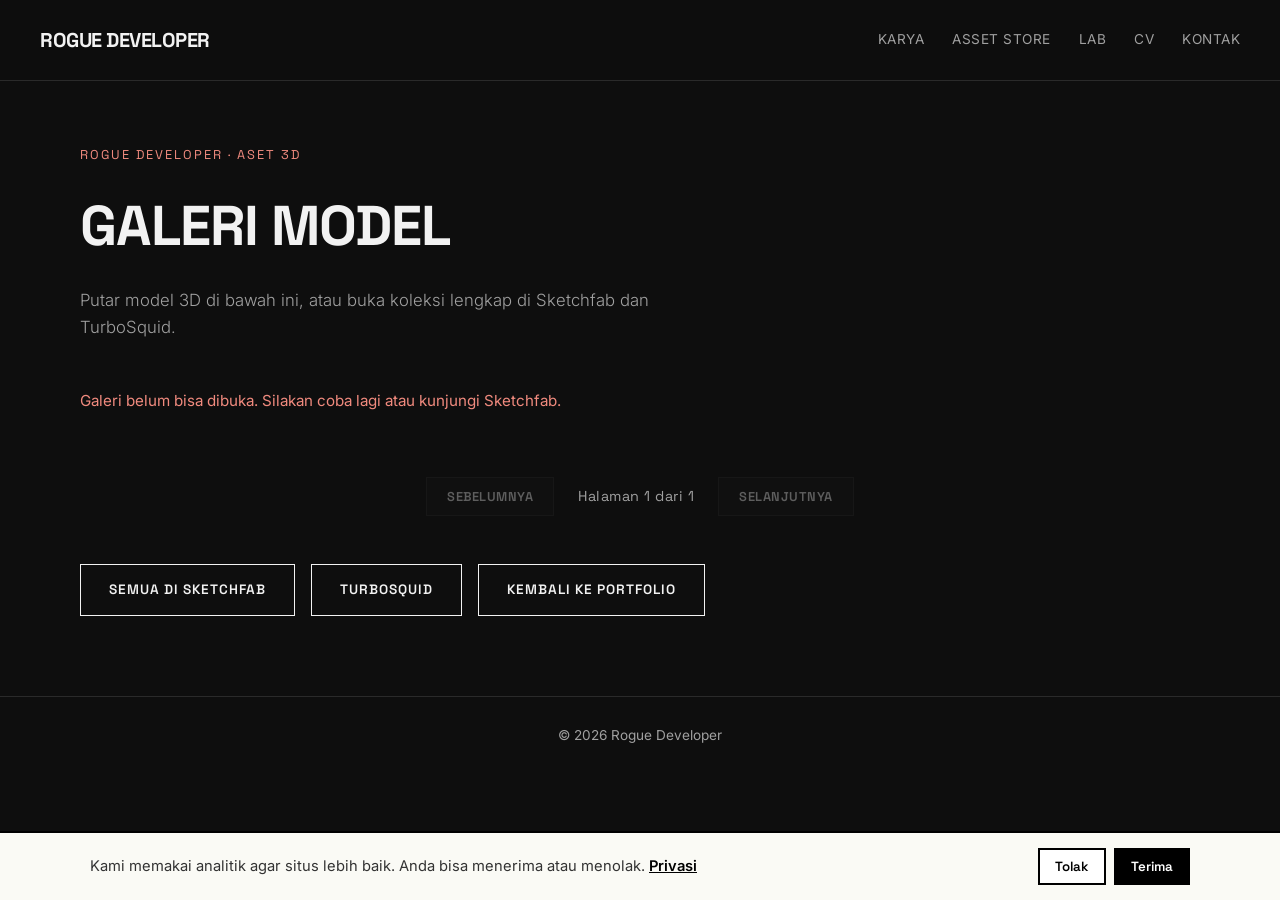
<file: 3d/index.html>
<!DOCTYPE html>
<html lang="id">
<head>
<script>
  window.dataLayer = window.dataLayer || [];
  function gtag(){dataLayer.push(arguments);}
  gtag('consent', 'default', {
    ad_storage: 'denied',
    ad_user_data: 'denied',
    ad_personalization: 'denied',
    analytics_storage: 'denied',
    functionality_storage: 'denied',
    personalization_storage: 'denied',
    security_storage: 'granted',
    wait_for_update: 500
  });
  try {
    if (localStorage.getItem('rogue_consent_v1') === 'granted') {
      gtag('consent', 'update', {
        analytics_storage: 'granted',
        functionality_storage: 'granted'
      });
    }
  } catch (e) {}
</script>
<!-- Google tag (gtag.js) -->
<script async src="https://www.googletagmanager.com/gtag/js?id=G-3457N10K0E"></script>
<script>
  gtag('js', new Date());
  gtag('config', 'G-3457N10K0E');
</script>

    <meta charset="UTF-8">
    <meta name="viewport" content="width=device-width, initial-scale=1.0">
    <link rel="icon" href="../img/logo-tp.png" type="image/png">
    <link rel="apple-touch-icon" href="../img/logo-tp.png">
    <title>Aset 3D — Rogue Developer</title>
    <meta name="description" content="Galeri aset 3D Rogue Developer.">
    <link href="https://fonts.googleapis.com/css2?family=Space+Grotesk:wght@400;500;600;700&family=Inter:wght@300;400;500&display=swap" rel="stylesheet">
    <link rel="stylesheet" href="styles.css">
</head>
<body>
    <header class="top">
        <a class="logo" href="../">ROGUE DEVELOPER</a>
        <button type="button" class="nav-toggle" aria-expanded="false" aria-controls="sub-nav" aria-label="Buka menu">Menu</button>
        <nav id="sub-nav">
            <a href="../">Karya</a>
            <a href="https://rogue-dev-studio.github.io/rogue-asset-store/" rel="noopener">Asset Store</a>
            <a href="../lab/">Lab</a>
            <a href="../cv/">CV</a>
            <a href="../contact/">Kontak</a>
        </nav>
    </header>

    <main>
        <section class="intro">
            <p class="eyebrow">Rogue Developer · Aset 3D</p>
            <h1>Galeri Model</h1>
            <p class="lede">Putar model 3D di bawah ini, atau buka koleksi lengkap di Sketchfab dan TurboSquid.</p>
        </section>

        <p class="gallery-status" id="gallery-status" role="status">Sedang membuka galeri…</p>
        <section class="gallery" id="gallery" aria-live="polite"></section>

        <div class="pagination" id="pagination" hidden>
            <button type="button" class="pagination-btn" id="prev-page" disabled>Sebelumnya</button>
            <span class="pagination-info">Halaman <span id="page-num">1</span> dari <span id="total-pages">1</span></span>
            <button type="button" class="pagination-btn" id="next-page" disabled>Selanjutnya</button>
        </div>

        <div class="cta" id="gallery-actions" hidden>
            <a class="btn btn-ghost" href="https://sketchfab.com/rogue-dev-studio" target="_blank" rel="noopener noreferrer">Semua di Sketchfab</a>
            <a class="btn btn-ghost" href="https://www.turbosquid.com/Search/Artists/ArisHadisopiyan" target="_blank" rel="noopener noreferrer">TurboSquid</a>
            <a class="btn btn-ghost" href="../">Kembali ke portfolio</a>
        </div>
    </main>

    <footer>
        <p>© <span id="year">2026</span> Rogue Developer</p>
    </footer>

    <script src="gallery.js"></script>
    <script src="../js/nav-mobile.js"></script>
<script src="../js/consent.js?v=20260928a" defer></script>
</body>
</html>
</file>
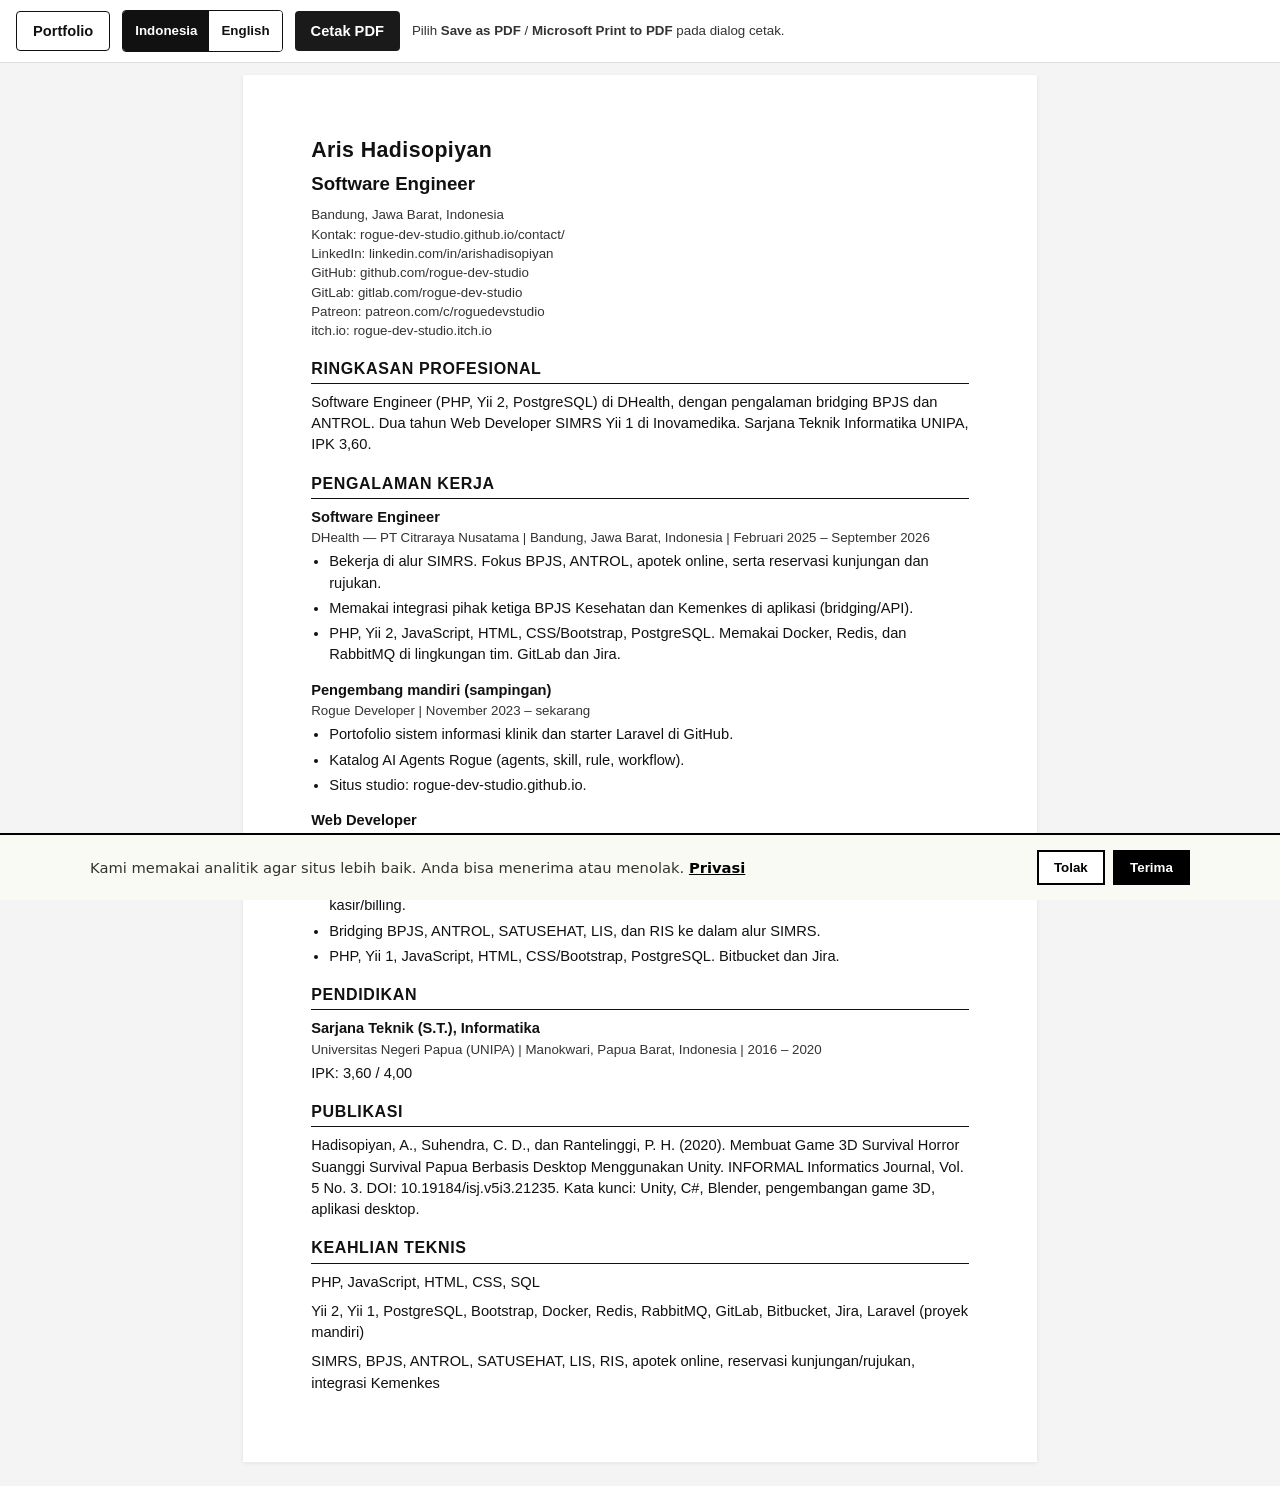
<file: cv/index.html>
<!DOCTYPE html>
<html lang="id">
<head>
<script>
  window.dataLayer = window.dataLayer || [];
  function gtag(){dataLayer.push(arguments);}
  gtag('consent', 'default', {
    ad_storage: 'denied',
    ad_user_data: 'denied',
    ad_personalization: 'denied',
    analytics_storage: 'denied',
    functionality_storage: 'denied',
    personalization_storage: 'denied',
    security_storage: 'granted',
    wait_for_update: 500
  });
  try {
    if (localStorage.getItem('rogue_consent_v1') === 'granted') {
      gtag('consent', 'update', {
        analytics_storage: 'granted',
        functionality_storage: 'granted'
      });
    }
  } catch (e) {}
</script>
<!-- Google tag (gtag.js) -->
<script async src="https://www.googletagmanager.com/gtag/js?id=G-3457N10K0E"></script>
<script>
  gtag('js', new Date());
  gtag('config', 'G-3457N10K0E');
</script>

  <meta charset="utf-8">
  <meta name="viewport" content="width=device-width, initial-scale=1">
  <link rel="icon" href="../img/logo-tp.png" type="image/png">
  <link rel="apple-touch-icon" href="../img/logo-tp.png">
  <title>Aris Hadisopiyan — Software Engineer</title>
  <style>
    :root {
      --ink: #111;
      --muted: #333;
      --btn: #1a1a1a;
    }
    * { box-sizing: border-box; }
    body {
      margin: 0;
      color: var(--ink);
      background: #f4f4f4;
      font: 11pt/1.45 "Calibri", "Segoe UI", Arial, sans-serif;
    }
    .toolbar {
      position: sticky;
      top: 0;
      z-index: 2;
      display: flex;
      flex-wrap: wrap;
      align-items: center;
      gap: 8px 12px;
      padding: 10px 16px;
      background: #fff;
      border-bottom: 1px solid #ddd;
    }
    .lang-switch {
      display: inline-flex;
      border: 1px solid #111;
      border-radius: 4px;
      overflow: hidden;
    }
    .lang-switch button {
      min-height: 40px;
      padding: 8px 12px;
      border: 0;
      background: #fff;
      color: #111;
      font: 600 10pt/1 "Segoe UI", Arial, sans-serif;
      cursor: pointer;
    }
    .lang-switch button[aria-pressed="true"] {
      background: #111;
      color: #fff;
    }
    .lang-switch button:focus-visible {
      outline: 2px solid #000;
      outline-offset: 2px;
    }
    .toolbar-hint {
      margin: 0;
      flex: 1 1 220px;
      color: var(--muted);
      font-size: 10pt;
    }
    .btn-print,
    a.btn-nav {
      display: inline-flex;
      align-items: center;
      justify-content: center;
      min-height: 40px;
      padding: 8px 16px;
      border: 0;
      border-radius: 4px;
      background: var(--btn);
      color: #fff;
      font: 600 11pt/1 "Segoe UI", Arial, sans-serif;
      cursor: pointer;
      text-decoration: none;
    }
    a.btn-nav {
      background: #fff;
      color: #111;
      border: 1px solid #111;
    }
    .btn-print:hover,
    .btn-print:focus-visible,
    a.btn-nav:hover,
    a.btn-nav:focus-visible {
      background: #000;
      color: #fff;
      outline: 2px solid #000;
      outline-offset: 2px;
    }
    main {
      max-width: 210mm;
      margin: 12px auto 24px;
      padding: 16mm 18mm;
      background: #fff;
      box-shadow: 0 1px 4px rgba(0, 0, 0, 0.08);
    }
    h1 {
      margin: 0 0 4px;
      font-size: 16pt;
      font-weight: 700;
      letter-spacing: 0.02em;
    }
    .headline {
      margin: 0 0 8px;
      font-size: 14pt;
      font-weight: 600;
    }
    .contact {
      margin: 0 0 16px;
      padding: 0;
      list-style: none;
      color: var(--muted);
      font-size: 10pt;
    }
    .contact li { margin: 0; }
    main a,
    main a:visited,
    main a:hover,
    main a:focus-visible {
      color: inherit;
      text-decoration: none;
    }
    h2 {
      margin: 16px 0 8px;
      padding-bottom: 3px;
      border-bottom: 1px solid var(--ink);
      font-size: 12pt;
      font-weight: 700;
      text-transform: uppercase;
      letter-spacing: 0.04em;
      break-after: avoid;
      page-break-after: avoid;
    }
    p { margin: 0 0 8px; }
    .job {
      margin: 0 0 14px;
      break-inside: avoid;
      page-break-inside: avoid;
    }
    .keep-print {
      break-inside: avoid;
      page-break-inside: avoid;
    }
    .job h3 {
      margin: 0;
      font-size: 11pt;
      font-weight: 700;
    }
    .meta {
      margin: 0 0 4px;
      color: var(--muted);
      font-size: 10pt;
    }
    ul {
      margin: 0;
      padding-left: 18px;
    }
    li { margin: 0 0 4px; }
    @media (max-width: 640px) {
      .toolbar {
        padding: 8px 12px;
      }
      .toolbar-hint {
        display: none;
      }
    }
    @media print {
      body { background: #fff; }
      .toolbar { display: none !important; }
      main {
        margin: 0;
        padding: 12mm 15mm;
        max-width: none;
        box-shadow: none;
      }
      .keep-print,
      .job {
        break-inside: avoid;
        page-break-inside: avoid;
      }
      h2 {
        break-after: avoid;
        page-break-after: avoid;
      }
      a,
      a:visited {
        color: inherit;
        text-decoration: none;
      }
    }
  </style>
</head>
<body>
  <div class="toolbar">
    <a class="btn-nav" href="../">Portfolio</a>
    <div class="lang-switch" role="group" aria-label="Language">
      <button type="button" id="btn-lang-id" aria-pressed="true">Indonesia</button>
      <button type="button" id="btn-lang-en" aria-pressed="false">English</button>
    </div>
    <button type="button" class="btn-print" id="btn-cetak-pdf" data-i18n="printBtn">Cetak PDF</button>
    <p class="toolbar-hint" data-i18n="printHint">Pilih <strong>Save as PDF</strong> / <strong>Microsoft Print to PDF</strong> pada dialog cetak.</p>
  </div>

  <main>
    <header>
      <h1>Aris Hadisopiyan</h1>
      <p class="headline" data-i18n="headline">Software Engineer</p>
      <ul class="contact">
        <li>Bandung, Jawa Barat, Indonesia</li>
        <li data-i18n="contactLine">Kontak: <a href="../contact/">rogue-dev-studio.github.io/contact/</a></li>
        <li>LinkedIn: <a href="https://www.linkedin.com/in/arishadisopiyan">linkedin.com/in/arishadisopiyan</a></li>
        <li>GitHub: <a href="https://github.com/rogue-dev-studio">github.com/rogue-dev-studio</a></li>
        <li>GitLab: <a href="https://gitlab.com/rogue-dev-studio">gitlab.com/rogue-dev-studio</a></li>
        <li>Patreon: <a href="https://www.patreon.com/c/roguedevstudio">patreon.com/c/roguedevstudio</a></li>
        <li>itch.io: <a href="https://rogue-dev-studio.itch.io">rogue-dev-studio.itch.io</a></li>
      </ul>
    </header>

    <section>
      <h2 data-i18n="hSummary">Ringkasan profesional</h2>
      <p data-i18n="summary">Software Engineer (PHP, Yii 2, PostgreSQL) di DHealth, dengan pengalaman bridging BPJS dan ANTROL. Dua tahun Web Developer SIMRS Yii 1 di Inovamedika. Sarjana Teknik Informatika UNIPA, IPK 3,60.</p>
    </section>

    <section>
      <h2 data-i18n="hExperience">Pengalaman kerja</h2>

      <article class="job">
        <h3>Software Engineer</h3>
        <p class="meta" data-i18n="job1meta">DHealth — PT Citraraya Nusatama | Bandung, Jawa Barat, Indonesia | Februari 2025 – September 2026</p>
        <ul>
          <li data-i18n="job1b1">Bekerja di alur SIMRS. Fokus BPJS, ANTROL, apotek online, serta reservasi kunjungan dan rujukan.</li>
          <li data-i18n="job1b2">Memakai integrasi pihak ketiga BPJS Kesehatan dan Kemenkes di aplikasi (bridging/API).</li>
          <li data-i18n="job1b3">PHP, Yii 2, JavaScript, HTML, CSS/Bootstrap, PostgreSQL. Memakai Docker, Redis, dan RabbitMQ di lingkungan tim. GitLab dan Jira.</li>
        </ul>
      </article>

      <article class="job">
        <h3 data-i18n="job3title">Pengembang mandiri (sampingan)</h3>
        <p class="meta" data-i18n="job3meta">Rogue Developer | November 2023 – sekarang</p>
        <ul>
          <li data-i18n="job3b1">Portofolio sistem informasi klinik dan starter Laravel di GitHub.</li>
          <li data-i18n="job3b2">Katalog AI Agents Rogue (agents, skill, rule, workflow).</li>
          <li data-i18n="job3b3">Situs studio: <a href="https://rogue-dev-studio.github.io/">rogue-dev-studio.github.io</a>.</li>
        </ul>
      </article>

      <article class="job">
        <h3>Web Developer</h3>
        <p class="meta" data-i18n="job2meta">Life as Inovers — PT Inova Medika Solusindo | Bandung, Jawa Barat, Indonesia | November 2021 – November 2023</p>
        <ul>
          <li data-i18n="job2b1">Mengembangkan SIMRS end-to-end: pendaftaran, rawat jalan dan inap, rekam medis, farmasi, kasir/billing.</li>
          <li data-i18n="job2b2">Bridging BPJS, ANTROL, SATUSEHAT, LIS, dan RIS ke dalam alur SIMRS.</li>
          <li data-i18n="job2b3">PHP, Yii 1, JavaScript, HTML, CSS/Bootstrap, PostgreSQL. Bitbucket dan Jira.</li>
        </ul>
      </article>
    </section>

    <section class="keep-print">
      <h2 data-i18n="hEducation">Pendidikan</h2>
      <article class="job">
        <h3 data-i18n="eduTitle">Sarjana Teknik (S.T.), Informatika</h3>
        <p class="meta">Universitas Negeri Papua (UNIPA) | Manokwari, Papua Barat, Indonesia | 2016 – 2020</p>
        <p data-i18n="gpa">IPK: 3,60 / 4,00</p>
      </article>
    </section>

    <section class="keep-print">
      <h2 data-i18n="hPublication">Publikasi</h2>
      <p data-i18n="publication">Hadisopiyan, A., Suhendra, C. D., dan Rantelinggi, P. H. (2020). Membuat Game 3D Survival Horror Suanggi Survival Papua Berbasis Desktop Menggunakan Unity. INFORMAL Informatics Journal, Vol. 5 No. 3. DOI: 10.19184/isj.v5i3.21235. Kata kunci: Unity, C#, Blender, pengembangan game 3D, aplikasi desktop.</p>
    </section>

    <section class="keep-print">
      <h2 data-i18n="hSkills">Keahlian teknis</h2>
      <p data-i18n="skLang">PHP, JavaScript, HTML, CSS, SQL</p>
      <p data-i18n="skTools">Yii 2, Yii 1, PostgreSQL, Bootstrap, Docker, Redis, RabbitMQ, GitLab, Bitbucket, Jira, Laravel (proyek mandiri)</p>
      <p data-i18n="skDomain">SIMRS, BPJS, ANTROL, SATUSEHAT, LIS, RIS, apotek online, reservasi kunjungan/rujukan, integrasi Kemenkes</p>
    </section>
  </main>

  <script>
    var I18N = {
      id: {
        printBtn: "Cetak PDF",
        printHint: "Pilih <strong>Save as PDF</strong> / <strong>Microsoft Print to PDF</strong> pada dialog cetak.",
        headline: "Software Engineer",
        labelSite: "Situs",
        contactLine: "Kontak: <a href=\"../contact/\">rogue-dev-studio.github.io/contact/</a>",
        hSummary: "Ringkasan profesional",
        summary: "Software Engineer (PHP, Yii 2, PostgreSQL) di DHealth, dengan pengalaman bridging BPJS dan ANTROL. Dua tahun Web Developer SIMRS Yii 1 di Inovamedika. Sarjana Teknik Informatika UNIPA, IPK 3,60.",
        hExperience: "Pengalaman kerja",
        job1meta: "DHealth — PT Citraraya Nusatama | Bandung, Jawa Barat, Indonesia | Februari 2025 – September 2026",
        job1b1: "Bekerja di alur SIMRS. Fokus BPJS, ANTROL, apotek online, serta reservasi kunjungan dan rujukan.",
        job1b2: "Memakai integrasi pihak ketiga BPJS Kesehatan dan Kemenkes di aplikasi (bridging/API).",
        job1b3: "PHP, Yii 2, JavaScript, HTML, CSS/Bootstrap, PostgreSQL. Memakai Docker, Redis, dan RabbitMQ di lingkungan tim. GitLab dan Jira.",
        job2meta: "Life as Inovers — PT Inova Medika Solusindo | Bandung, Jawa Barat, Indonesia | November 2021 – November 2023",
        job2b1: "Mengembangkan SIMRS end-to-end: pendaftaran, rawat jalan dan inap, rekam medis, farmasi, kasir/billing.",
        job2b2: "Bridging BPJS, ANTROL, SATUSEHAT, LIS, dan RIS ke dalam alur SIMRS.",
        job2b3: "PHP, Yii 1, JavaScript, HTML, CSS/Bootstrap, PostgreSQL. Bitbucket dan Jira.",
        job3title: "Pengembang mandiri (sampingan)",
        job3meta: "Rogue Developer | November 2023 – sekarang",
        job3b1: "Portofolio sistem informasi klinik dan starter Laravel di GitHub.",
        job3b2: "Katalog AI Agents Rogue (agents, skill, rule, workflow).",
        job3b3: "Situs studio: <a href=\"https://rogue-dev-studio.github.io/\">rogue-dev-studio.github.io</a>.",
        hEducation: "Pendidikan",
        eduTitle: "Sarjana Teknik (S.T.), Informatika",
        gpa: "IPK: 3,60 / 4,00",
        hPublication: "Publikasi",
        publication: "Hadisopiyan, A., Suhendra, C. D., dan Rantelinggi, P. H. (2020). Membuat Game 3D Survival Horror Suanggi Survival Papua Berbasis Desktop Menggunakan Unity. INFORMAL Informatics Journal, Vol. 5 No. 3. DOI: 10.19184/isj.v5i3.21235. Kata kunci: Unity, C#, Blender, pengembangan game 3D, aplikasi desktop.",
        hSkills: "Keahlian teknis",
        skLang: "PHP, JavaScript, HTML, CSS, SQL",
        skTools: "Yii 2, Yii 1, PostgreSQL, Bootstrap, Docker, Redis, RabbitMQ, GitLab, Bitbucket, Jira, Laravel (proyek mandiri)",
        skDomain: "SIMRS, BPJS, ANTROL, SATUSEHAT, LIS, RIS, apotek online, reservasi kunjungan/rujukan, integrasi Kemenkes",
        skOther: "Unity, Blender (publikasi akademik)",
        hProjects: "Proyek terpilih",
        p1: "Portofolio aplikasi sistem informasi klinik (GitHub).",
        p2: "AI Agents Rogue — katalog agents dan skill (GitHub: rogue-dev-studio/ai-agents-rogue)."
      },
      en: {
        printBtn: "Print PDF",
        printHint: "Choose <strong>Save as PDF</strong> / <strong>Microsoft Print to PDF</strong> in the print dialog.",
        headline: "Software Engineer",
        labelSite: "Website",
        contactLine: "Contact: <a href=\"../contact/\">rogue-dev-studio.github.io/contact/</a>",
        hSummary: "Professional summary",
        summary: "Software engineer (PHP, Yii 2, PostgreSQL) at DHealth, with BPJS and ANTROL bridging. Two years as a Yii 1 SIMRS web developer at Inovamedika. Bachelor of Engineering in Informatics, UNIPA, GPA 3.60.",
        hExperience: "Work experience",
        job1meta: "DHealth — PT Citraraya Nusatama | Bandung, West Java, Indonesia | February 2025 – September 2026",
        job1b1: "Work in the SIMRS flow. Focus on BPJS, ANTROL, online pharmacy, and visit/referral reservation.",
        job1b2: "Use third-party BPJS Kesehatan and Ministry of Health (Kemenkes) integrations in the application (bridging/APIs).",
        job1b3: "PHP, Yii 2, JavaScript, HTML, CSS/Bootstrap, PostgreSQL. Use Docker, Redis, and RabbitMQ in the team environment. GitLab and Jira.",
        job2meta: "Life as Inovers — PT Inova Medika Solusindo | Bandung, West Java, Indonesia | November 2021 – November 2023",
        job2b1: "Built SIMRS end-to-end: registration, outpatient and inpatient, medical records, pharmacy, cashier/billing.",
        job2b2: "Bridged BPJS, ANTROL, SATUSEHAT, LIS, and RIS into SIMRS workflows.",
        job2b3: "PHP, Yii 1, JavaScript, HTML, CSS/Bootstrap, PostgreSQL. Bitbucket and Jira.",
        job3title: "Independent developer (side work)",
        job3meta: "Rogue Developer | November 2023 – present",
        job3b1: "Clinic information system portfolio and Laravel starters on GitHub.",
        job3b2: "AI Agents Rogue catalog (agents, skills, rules, workflows).",
        job3b3: "Studio site: <a href=\"https://rogue-dev-studio.github.io/\">rogue-dev-studio.github.io</a>.",
        hEducation: "Education",
        eduTitle: "Bachelor of Engineering (S.T.), Informatics",
        gpa: "GPA: 3.60 / 4.00",
        hPublication: "Publication",
        publication: "Hadisopiyan, A., Suhendra, C. D., and Rantelinggi, P. H. (2020). Membuat Game 3D Survival Horror Suanggi Survival Papua Berbasis Desktop Menggunakan Unity. INFORMAL Informatics Journal, Vol. 5 No. 3. DOI: 10.19184/isj.v5i3.21235. Keywords: Unity, C#, Blender, 3D game development, desktop application.",
        hSkills: "Technical skills",
        skLang: "PHP, JavaScript, HTML, CSS, SQL",
        skTools: "Yii 2, Yii 1, PostgreSQL, Bootstrap, Docker, Redis, RabbitMQ, GitLab, Bitbucket, Jira, Laravel (side projects)",
        skDomain: "SIMRS, BPJS, ANTROL, SATUSEHAT, LIS, RIS, online pharmacy, visit/referral reservation, Kemenkes integration",
        skOther: "Unity, Blender (academic publication)",
        hProjects: "Selected projects",
        p1: "Clinic information system application portfolio (GitHub).",
        p2: "AI Agents Rogue — agents and skills catalog (GitHub: rogue-dev-studio/ai-agents-rogue)."
      }
    };

    function setLang(lang) {
      var pack = I18N[lang] || I18N.id;
      document.documentElement.lang = lang;
      document.querySelectorAll("[data-i18n]").forEach(function (el) {
        var key = el.getAttribute("data-i18n");
        if (pack[key] != null) el.innerHTML = pack[key];
      });
      document.getElementById("btn-lang-id").setAttribute("aria-pressed", lang === "id" ? "true" : "false");
      document.getElementById("btn-lang-en").setAttribute("aria-pressed", lang === "en" ? "true" : "false");
      try { localStorage.setItem("cv-lang", lang); } catch (e) {}
    }

    document.getElementById("btn-lang-id").addEventListener("click", function () { setLang("id"); });
    document.getElementById("btn-lang-en").addEventListener("click", function () { setLang("en"); });
    document.getElementById("btn-cetak-pdf").addEventListener("click", function () { window.print(); });

    var saved = "id";
    try { saved = localStorage.getItem("cv-lang") || "id"; } catch (e) {}
    if (saved === "en") setLang("en");
  </script>
<script src="../js/consent.js?v=20260928a" defer></script>
</body>
</html>
</file>
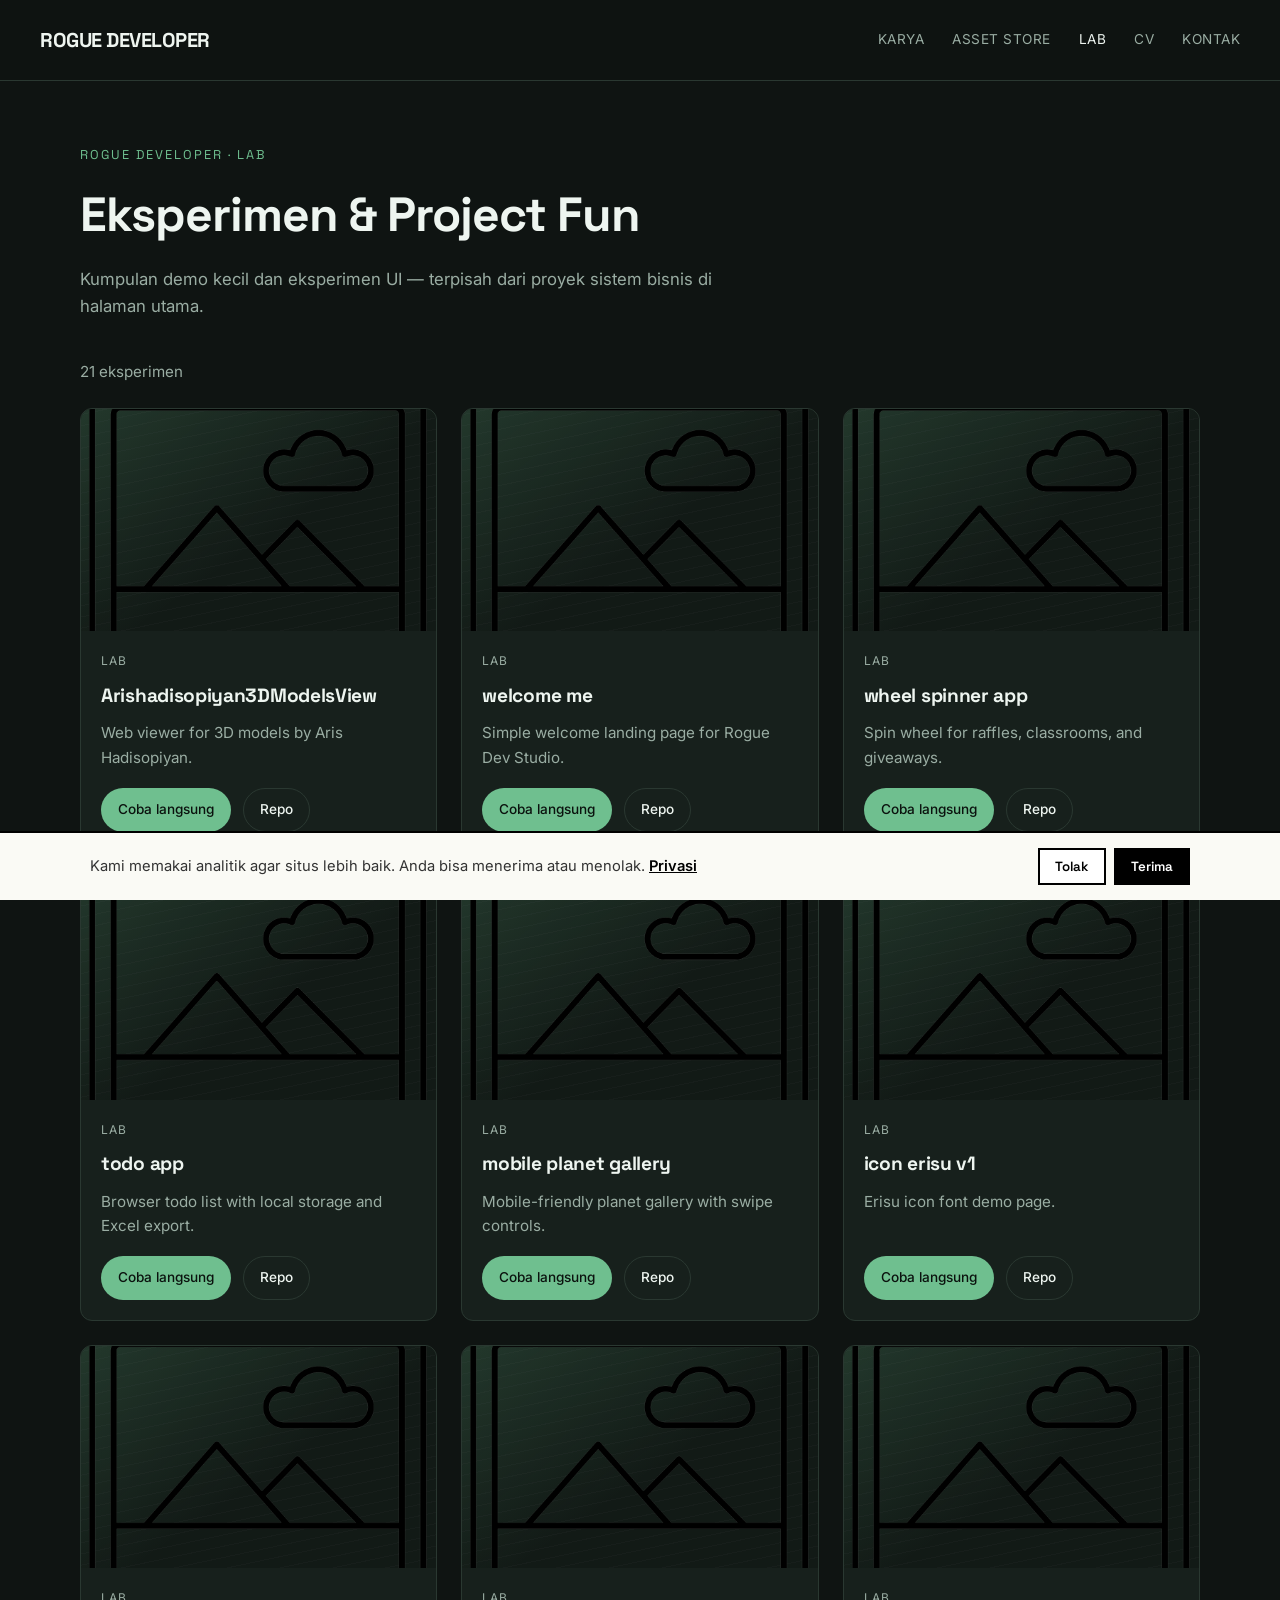
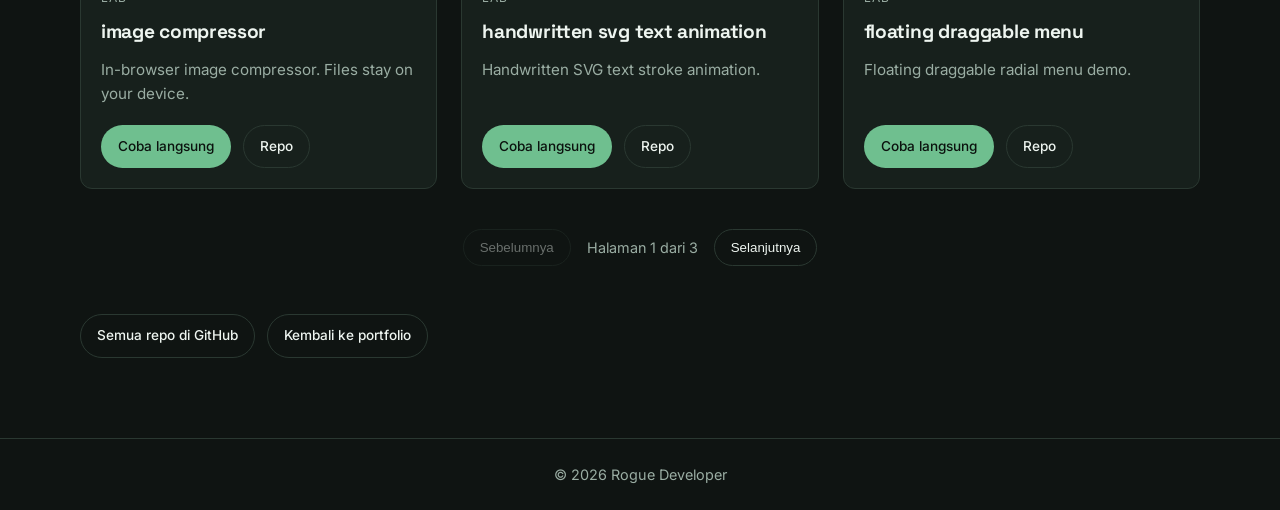
<file: lab/index.html>
<!DOCTYPE html>
<html lang="id">
<head>
<script>
  window.dataLayer = window.dataLayer || [];
  function gtag(){dataLayer.push(arguments);}
  gtag('consent', 'default', {
    ad_storage: 'denied',
    ad_user_data: 'denied',
    ad_personalization: 'denied',
    analytics_storage: 'denied',
    functionality_storage: 'denied',
    personalization_storage: 'denied',
    security_storage: 'granted',
    wait_for_update: 500
  });
  try {
    if (localStorage.getItem('rogue_consent_v1') === 'granted') {
      gtag('consent', 'update', {
        analytics_storage: 'granted',
        functionality_storage: 'granted'
      });
    }
  } catch (e) {}
</script>
<!-- Google tag (gtag.js) -->
<script async src="https://www.googletagmanager.com/gtag/js?id=G-3457N10K0E"></script>
<script>
  gtag('js', new Date());
  gtag('config', 'G-3457N10K0E');
</script>

    <meta charset="UTF-8">
    <meta name="viewport" content="width=device-width, initial-scale=1.0">
    <link rel="icon" href="../img/logo-tp.png" type="image/png">
    <link rel="apple-touch-icon" href="../img/logo-tp.png">
    <title>Lab — Rogue Developer</title>
    <meta name="description" content="Lab eksperimen static & project fun Rogue Developer (Aris Hadisopiyan).">
    <link href="https://fonts.googleapis.com/css2?family=Space+Grotesk:wght@400;500;600;700&family=Inter:wght@300;400;500&display=swap" rel="stylesheet">
    <link rel="stylesheet" href="styles.css">
</head>
<body>
    <header class="top">
        <a class="logo" href="../">ROGUE DEVELOPER</a>
        <button type="button" class="nav-toggle" aria-expanded="false" aria-controls="sub-nav" aria-label="Buka menu">Menu</button>
        <nav id="sub-nav">
            <a href="../">Karya</a>
            <a href="https://rogue-dev-studio.github.io/rogue-asset-store/" rel="noopener">Asset Store</a>
            <a href="./" class="is-active">Lab</a>
            <a href="../cv/">CV</a>
            <a href="../contact/">Kontak</a>
        </nav>
    </header>

    <main>
        <section class="intro">
            <p class="eyebrow">Rogue Developer · Lab</p>
            <h1>Eksperimen & Project Fun</h1>
            <p class="lede">Kumpulan demo kecil dan eksperimen UI — terpisah dari proyek sistem bisnis di halaman utama.</p>
        </section>

        <p class="gallery-status" id="gallery-status" role="status">Memuat lab…</p>
        <section class="gallery" id="gallery" aria-live="polite"></section>

        <div class="pagination" id="pagination" hidden>
            <button type="button" class="pagination-btn" id="prev-page" disabled>Sebelumnya</button>
            <span class="pagination-info">Halaman <span id="page-num">1</span> dari <span id="total-pages">1</span></span>
            <button type="button" class="pagination-btn" id="next-page" disabled>Selanjutnya</button>
        </div>

        <div class="cta">
            <a class="btn btn-ghost" href="https://github.com/rogue-dev-studio?tab=repositories" target="_blank" rel="noopener noreferrer">Semua repo di GitHub</a>
            <a class="btn btn-ghost" href="../">Kembali ke portfolio</a>
        </div>
    </main>

    <footer>
        <p>© <span id="year">2026</span> Rogue Developer</p>
    </footer>

    <script src="catalog.js"></script>
    <script src="gallery.js"></script>
    <script src="../js/nav-mobile.js"></script>
<script src="../js/consent.js?v=20260928a" defer></script>
</body>
</html>
</file>
<file: 3d/styles.css>
:root {
    --bg: #0e0e0e;
    --bg-card: #161616;
    --text: #f2f2f2;
    --muted: #a0a0a0;
    --line: #2a2a2a;
    --accent: #f08a7e;
}

* {
    margin: 0;
    padding: 0;
    box-sizing: border-box;
}

body {
    font-family: 'Inter', sans-serif;
    background: var(--bg);
    color: var(--text);
    line-height: 1.6;
    min-height: 100vh;
}

.top {
    display: flex;
    justify-content: space-between;
    align-items: center;
    flex-wrap: wrap;
    gap: 8px;
    padding: 24px 40px;
    border-bottom: 1px solid var(--line);
    position: sticky;
    top: 0;
    background: rgba(14, 14, 14, 0.92);
    backdrop-filter: blur(8px);
    z-index: 10;
}

.nav-toggle {
    display: none;
    min-height: 40px;
    padding: 8px 14px;
    border: 1px solid var(--line);
    background: transparent;
    color: var(--text);
    font-family: 'Space Grotesk', sans-serif;
    font-size: 0.75rem;
    font-weight: 600;
    letter-spacing: 0.08em;
    text-transform: uppercase;
    cursor: pointer;
}

.logo {
    font-family: 'Space Grotesk', sans-serif;
    font-weight: 700;
    font-size: 1.25rem;
    letter-spacing: -0.5px;
    color: var(--text);
    text-decoration: none;
    text-transform: uppercase;
}

nav {
    display: flex;
    gap: 28px;
}

nav a {
    color: var(--muted);
    text-decoration: none;
    font-size: 0.85rem;
    text-transform: uppercase;
    letter-spacing: 0.5px;
}

nav a:hover {
    color: var(--text);
}

main {
    max-width: 1200px;
    margin: 0 auto;
    padding: 64px 40px 80px;
}

.intro {
    margin-bottom: 48px;
    max-width: 640px;
}

.eyebrow {
    font-family: 'Space Grotesk', sans-serif;
    font-size: 0.8rem;
    letter-spacing: 2px;
    text-transform: uppercase;
    color: var(--accent);
    margin-bottom: 16px;
}

h1 {
    font-family: 'Space Grotesk', sans-serif;
    font-size: clamp(2.2rem, 5vw, 3.5rem);
    font-weight: 700;
    letter-spacing: -1px;
    text-transform: uppercase;
    margin-bottom: 16px;
}

.lede {
    color: var(--muted);
    font-weight: 300;
    font-size: 1.05rem;
}

.meta {
    margin-top: 12px;
    color: var(--muted);
    font-size: 0.85rem;
}

.gallery-status {
    color: var(--muted);
    margin-bottom: 24px;
    font-size: 0.95rem;
}

.gallery-status.is-error {
    color: var(--accent);
}

.gallery {
    display: grid;
    grid-template-columns: repeat(2, 1fr);
    gap: 28px;
}

.card {
    background: var(--bg-card);
    border: 1px solid var(--line);
    overflow: hidden;
}

.embed {
    position: relative;
    width: 100%;
    padding-bottom: 66%;
    height: 0;
    background: #000;
}

.embed iframe {
    position: absolute;
    inset: 0;
    width: 100%;
    height: 100%;
    border: 0;
}

figcaption {
    display: flex;
    justify-content: space-between;
    align-items: center;
    gap: 12px;
    padding: 16px 20px;
    border-top: 1px solid var(--line);
}

figcaption strong {
    display: block;
    font-family: 'Space Grotesk', sans-serif;
    font-size: 0.9rem;
    text-transform: uppercase;
    letter-spacing: 0.4px;
}

figcaption .views {
    display: block;
    margin-top: 4px;
    color: var(--muted);
    font-size: 0.75rem;
}

figcaption a {
    color: var(--muted);
    font-size: 0.8rem;
    text-decoration: none;
    white-space: nowrap;
}

figcaption a:hover {
    color: var(--accent);
}

.pagination {
    display: flex;
    justify-content: center;
    align-items: center;
    gap: 24px;
    margin-top: 40px;
    font-family: 'Space Grotesk', sans-serif;
}

.pagination-btn {
    padding: 10px 20px;
    border: 1px solid var(--line);
    background: var(--bg-card);
    color: var(--text);
    cursor: pointer;
    font-family: 'Space Grotesk', sans-serif;
    font-size: 0.8rem;
    font-weight: 600;
    text-transform: uppercase;
    letter-spacing: 0.5px;
}

.pagination-btn:hover:not(:disabled) {
    border-color: var(--text);
    background: var(--text);
    color: var(--bg);
}

.pagination-btn:disabled {
    opacity: 0.35;
    cursor: not-allowed;
}

.pagination-info {
    color: var(--muted);
    font-size: 0.9rem;
    letter-spacing: 0.5px;
}

.cta {
    display: flex;
    flex-wrap: wrap;
    gap: 16px;
    margin-top: 48px;
}

.btn {
    display: inline-block;
    padding: 14px 28px;
    font-family: 'Space Grotesk', sans-serif;
    font-size: 0.85rem;
    font-weight: 600;
    text-transform: uppercase;
    letter-spacing: 1px;
    text-decoration: none;
    color: var(--bg);
    background: var(--text);
    border: 1px solid var(--text);
    cursor: pointer;
}

button.btn {
    font: inherit;
}

.btn:hover:not(:disabled) {
    background: var(--accent);
    border-color: var(--accent);
    color: #111;
}

.btn:disabled {
    opacity: 0.5;
    cursor: wait;
}

.btn-ghost {
    background: transparent;
    color: var(--text);
}

.btn-ghost:hover:not(:disabled) {
    background: var(--text);
    color: var(--bg);
}

footer {
    border-top: 1px solid var(--line);
    padding: 28px 40px;
    text-align: center;
    color: var(--muted);
    font-size: 0.85rem;
}

@media (max-width: 768px) {
    .top,
    main,
    footer {
        padding-left: 16px;
        padding-right: 16px;
    }

    .nav-toggle {
        display: inline-flex;
        align-items: center;
        justify-content: center;
    }

    .top nav {
        display: none;
        flex-direction: column;
        width: 100%;
        gap: 0;
        padding-top: 8px;
        border-top: 1px solid var(--line);
    }

    .top.is-open nav {
        display: flex;
    }

    .top nav a {
        padding: 12px 0;
    }

    .gallery {
        grid-template-columns: 1fr;
    }

    figcaption {
        flex-direction: column;
        align-items: flex-start;
    }
}
</file>
<file: lab/styles.css>
:root {
    --bg: #0f1412;
    --bg-card: #17201c;
    --text: #eef5f0;
    --muted: #9aada3;
    --line: #2a3831;
    --accent: #6fbf8f;
}

* { margin: 0; padding: 0; box-sizing: border-box; }

body {
    font-family: 'Inter', sans-serif;
    background: var(--bg);
    color: var(--text);
    line-height: 1.6;
    min-height: 100vh;
}

.top {
    display: flex;
    justify-content: space-between;
    align-items: center;
    flex-wrap: wrap;
    gap: 8px;
    padding: 24px 40px;
    border-bottom: 1px solid var(--line);
    position: sticky;
    top: 0;
    background: rgba(15, 20, 18, 0.92);
    backdrop-filter: blur(8px);
    z-index: 10;
}

.nav-toggle {
    display: none;
    min-height: 40px;
    padding: 8px 14px;
    border: 1px solid var(--line);
    background: transparent;
    color: var(--text);
    font-family: 'Space Grotesk', sans-serif;
    font-size: 0.75rem;
    font-weight: 600;
    letter-spacing: 0.08em;
    text-transform: uppercase;
    cursor: pointer;
}

.logo {
    font-family: 'Space Grotesk', sans-serif;
    font-weight: 700;
    font-size: 1.25rem;
    letter-spacing: -0.5px;
    color: var(--text);
    text-decoration: none;
    text-transform: uppercase;
}

nav { display: flex; gap: 28px; flex-wrap: wrap; }

nav a {
    color: var(--muted);
    text-decoration: none;
    font-size: 0.85rem;
    text-transform: uppercase;
    letter-spacing: 0.5px;
}

nav a:hover,
nav a.is-active { color: var(--text); }

main {
    max-width: 1200px;
    margin: 0 auto;
    padding: 64px 40px 80px;
}

.intro { margin-bottom: 40px; max-width: 640px; }

.eyebrow {
    font-family: 'Space Grotesk', sans-serif;
    font-size: 0.8rem;
    letter-spacing: 2px;
    text-transform: uppercase;
    color: var(--accent);
    margin-bottom: 12px;
}

h1 {
    font-family: 'Space Grotesk', sans-serif;
    font-size: clamp(2rem, 4vw, 3rem);
    letter-spacing: -1px;
    margin-bottom: 12px;
}

.lede { color: var(--muted); font-size: 1.05rem; }

.gallery-status { color: var(--muted); margin-bottom: 24px; font-size: 0.95rem; }

.gallery {
    display: grid;
    grid-template-columns: repeat(auto-fill, minmax(280px, 1fr));
    gap: 24px;
}

.card {
    background: var(--bg-card);
    border: 1px solid var(--line);
    border-radius: 12px;
    overflow: hidden;
    display: flex;
    flex-direction: column;
    min-height: 100%;
}

.card-media {
    aspect-ratio: 16 / 10;
    background:
        linear-gradient(145deg, rgba(111, 191, 143, 0.18), transparent 55%),
        repeating-linear-gradient(
            -12deg,
            transparent,
            transparent 10px,
            rgba(255, 255, 255, 0.02) 10px,
            rgba(255, 255, 255, 0.02) 11px
        ),
        #121a16;
    display: flex;
    align-items: flex-end;
    padding: 16px;
    position: relative;
    overflow: hidden;
}

.card-media img.is-fallback {
    position: absolute;
    inset: 0;
    width: 100%;
    height: 100%;
    object-fit: cover;
    padding: 0;
}
    font-family: 'Space Grotesk', sans-serif;
    font-size: 0.75rem;
    letter-spacing: 1px;
    text-transform: uppercase;
    color: var(--accent);
    position: relative;
    z-index: 1;
}

.card-media .thumb-track { position: absolute; inset: 0; }
.card-media .thumb-slide {
    position: absolute;
    inset: 0;
    width: 100%;
    height: 100%;
    object-fit: cover;
    opacity: 0;
    transition: opacity 0.4s ease;
}
.card-media .thumb-slide.is-active { opacity: 1; }
.card-media .thumb-nav {
    position: absolute;
    top: 50%;
    transform: translateY(-50%);
    z-index: 2;
    width: 32px;
    height: 32px;
    border: 1px solid rgba(255,255,255,0.25);
    background: rgba(0,0,0,0.45);
    color: #fff;
    border-radius: 50%;
    cursor: pointer;
}
.card-media .thumb-prev { left: 8px; }
.card-media .thumb-next { right: 8px; }

.card-body { padding: 20px; display: flex; flex-direction: column; gap: 10px; flex: 1; }

.card-category {
    font-size: 0.75rem;
    text-transform: uppercase;
    letter-spacing: 1px;
    color: var(--muted);
}

.card-title {
    font-family: 'Space Grotesk', sans-serif;
    font-size: 1.2rem;
    letter-spacing: -0.3px;
}

.card-desc { color: var(--muted); font-size: 0.95rem; flex: 1; }

.card-actions { display: flex; gap: 12px; flex-wrap: wrap; margin-top: 8px; }

.btn {
    display: inline-flex;
    align-items: center;
    justify-content: center;
    padding: 10px 16px;
    border-radius: 999px;
    text-decoration: none;
    font-size: 0.85rem;
    font-weight: 500;
    border: 1px solid transparent;
}

.btn-primary { background: var(--accent); color: #0b120e; }
.btn-ghost { border-color: var(--line); color: var(--text); }
.btn-ghost:hover { border-color: var(--accent); }

.pagination {
    display: flex;
    align-items: center;
    justify-content: center;
    gap: 16px;
    margin-top: 40px;
}

.pagination-btn {
    background: transparent;
    border: 1px solid var(--line);
    color: var(--text);
    padding: 10px 16px;
    border-radius: 999px;
    cursor: pointer;
}

.pagination-btn:disabled { opacity: 0.4; cursor: not-allowed; }

.pagination-info { color: var(--muted); font-size: 0.9rem; }

.cta {
    margin-top: 48px;
    display: flex;
    gap: 12px;
    flex-wrap: wrap;
}

footer {
    border-top: 1px solid var(--line);
    padding: 24px 40px;
    color: var(--muted);
    text-align: center;
    font-size: 0.9rem;
}

@media (max-width: 720px) {
    .top, main, footer { padding-left: 16px; padding-right: 16px; }
    .nav-toggle {
        display: inline-flex;
        align-items: center;
        justify-content: center;
    }
    .top nav {
        display: none;
        flex-direction: column;
        width: 100%;
        gap: 0;
        padding-top: 8px;
        border-top: 1px solid var(--line);
    }
    .top.is-open nav { display: flex; }
    .top nav a { padding: 12px 0; }
}
</file>
